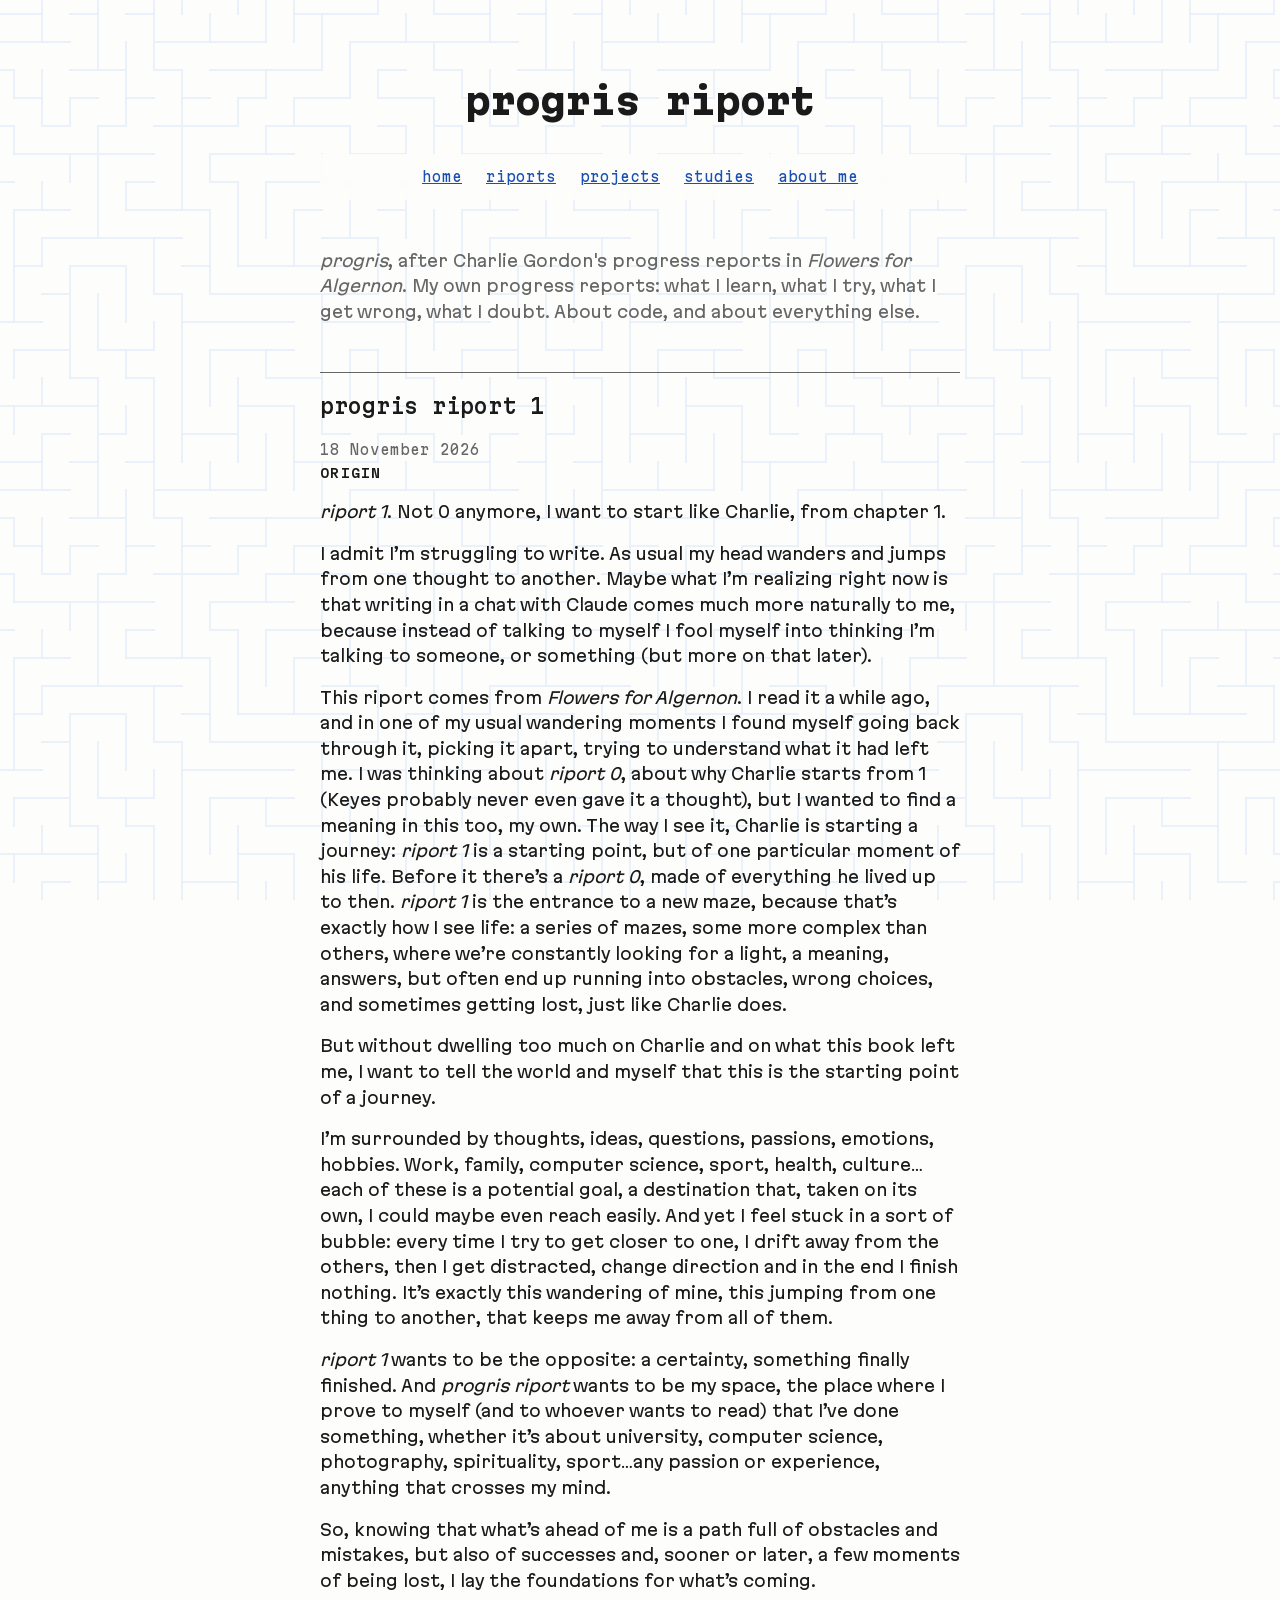
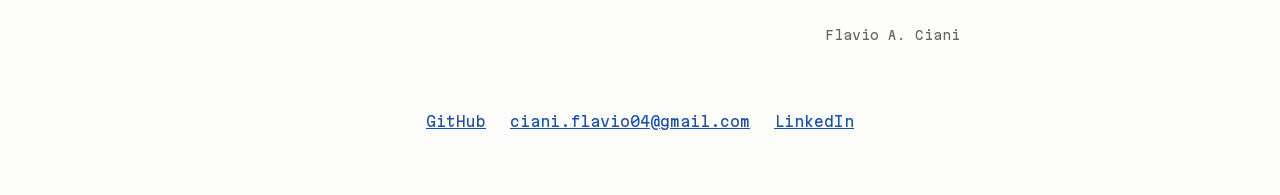
<file: index.html>
<!DOCTYPE html>
<html lang="en">
    <head>
        <meta charset="utf-8">
        <meta name="viewport" content="width=device-width, initial-scale=1">
        <title>progris riport · Flavio Angelo Ciani</title>
        <meta name="description" content="progris riport: the progress reports of Flavio Angelo Ciani. Thoughts, studies, projects and doubts, about code and about everything else.">
        <meta name="author" content="Flavio Angelo Ciani">
        <link rel="canonical" href="https://progrisriport.com/">
        <link rel="icon" href="/icon.svg" type="image/svg+xml">
        <link rel="icon" href="/icon.png" type="image/png">
        <link rel="apple-touch-icon" href="/apple-touch-icon.png">
        <meta property="og:type" content="website">
        <meta property="og:site_name" content="progris riport">
        <meta property="og:title" content="progris riport · Flavio Angelo Ciani">
        <meta property="og:description" content="progris riport: the progress reports of Flavio Angelo Ciani. Thoughts, studies, projects and doubts, about code and about everything else.">
        <meta property="og:url" content="https://progrisriport.com/">
        <meta property="og:image" content="https://progrisriport.com/icon.png">
        <link rel="stylesheet" href="/style.css">
        <script type="application/ld+json">
        {
            "@context": "https://schema.org",
            "@graph": [
                {
                    "@type": "Person",
                    "@id": "https://progrisriport.com/#flavio",
                    "name": "Flavio Angelo Ciani",
                    "alternateName": [
                        "Flavio Ciani",
                        "progris"
                    ],
                    "url": "https://progrisriport.com/",
                    "sameAs": [
                        "https://github.com/progrisriport",
                        "https://www.linkedin.com/in/flavio-angelo-ciani-4a2621354"
                    ]
                },
                {
                    "@type": "WebSite",
                    "@id": "https://progrisriport.com/#site",
                    "name": "progris riport",
                    "url": "https://progrisriport.com/",
                    "author": {
                        "@id": "https://progrisriport.com/#flavio"
                    }
                }
            ]
        }
        </script>
    </head>
    <body>
        <header>
            <h1><a href="/">progris riport</a></h1>
        </header>
        <nav>
            <ul>
                <li><a href="/">home</a></li>
                <li><a href="/riports/">riports</a></li>
                <li><a href="/projects/">projects</a></li>
                <li><a href="/studies/">studies</a></li>
                <li><a href="/about/">about me</a></li>
            </ul>
        </nav>

        <main>
            <p class="intro"><em>progris</em>, after Charlie Gordon's progress reports in <cite>Flowers for Algernon</cite>. My own progress reports: what I learn, what I try, what I get wrong, what I doubt. About code, and about everything else.</p>

            <article id="riport-1" class="origin">
                <header>
                    <h2><a href="/riports/1/">progris riport 1</a></h2>
                    <time datetime="2026-11-18">18 November 2026</time>
                    <p class="label">origin</p>
                </header>

                <p><em>riport 1</em>. Not 0 anymore, I want to start like Charlie, from chapter 1.</p>
                <p>I admit I’m struggling to write. As usual my head wanders and jumps from one thought to another. Maybe what I’m realizing right now is that writing in a chat with Claude comes much more naturally to me, because instead of talking to myself I fool myself into thinking I’m talking to someone, or something (but more on that later).</p>
                <p>This riport comes from <em>Flowers for Algernon</em>. I read it a while ago, and in one of my usual wandering moments I found myself going back through it, picking it apart, trying to understand what it had left me. I was thinking about <em>riport 0</em>, about why Charlie starts from 1 (Keyes probably never even gave it a thought), but I wanted to find a meaning in this too, my own. The way I see it, Charlie is starting a journey: <em>riport 1</em> is a starting point, but of one particular moment of his life. Before it there’s a <em>riport 0</em>, made of everything he lived up to then. <em>riport 1</em> is the entrance to a new maze, because that’s exactly how I see life: a series of mazes, some more complex than others, where we’re constantly looking for a light, a meaning, answers, but often end up running into obstacles, wrong choices, and sometimes getting lost, just like Charlie does.</p>
                <p>But without dwelling too much on Charlie and on what this book left me, I want to tell the world and myself that this is the starting point of a journey.</p>
                <p>I’m surrounded by thoughts, ideas, questions, passions, emotions, hobbies. Work, family, computer science, sport, health, culture…each of these is a potential goal, a destination that, taken on its own, I could maybe even reach easily. And yet I feel stuck in a sort of bubble: every time I try to get closer to one, I drift away from the others, then I get distracted, change direction and in the end I finish nothing. It’s exactly this wandering of mine, this jumping from one thing to another, that keeps me away from all of them.</p>
                <p><em>riport 1</em> wants to be the opposite: a certainty, something finally finished. And <em>progris riport</em> wants to be my space, the place where I prove to myself (and to whoever wants to read) that I’ve done something, whether it’s about university, computer science, photography, spirituality, sport…any passion or experience, anything that crosses my mind.</p>
                <p>So, knowing that what’s ahead of me is a path full of obstacles and mistakes, but also of successes and, sooner or later, a few moments of being lost, I lay the foundations for what’s coming.</p>
                <p class="signature">Flavio A. Ciani</p>
            </article>
        </main>

        <footer>
            <ul>
                <li><a href="https://github.com/progrisriport">GitHub</a></li>
                <li><a href="mailto:ciani.flavio04@gmail.com">ciani.flavio04@gmail.com</a></li>
                <li><a href="https://www.linkedin.com/in/flavio-angelo-ciani-4a2621354">LinkedIn</a></li>
            </ul>
        </footer>
    </body>
</html>
</file>
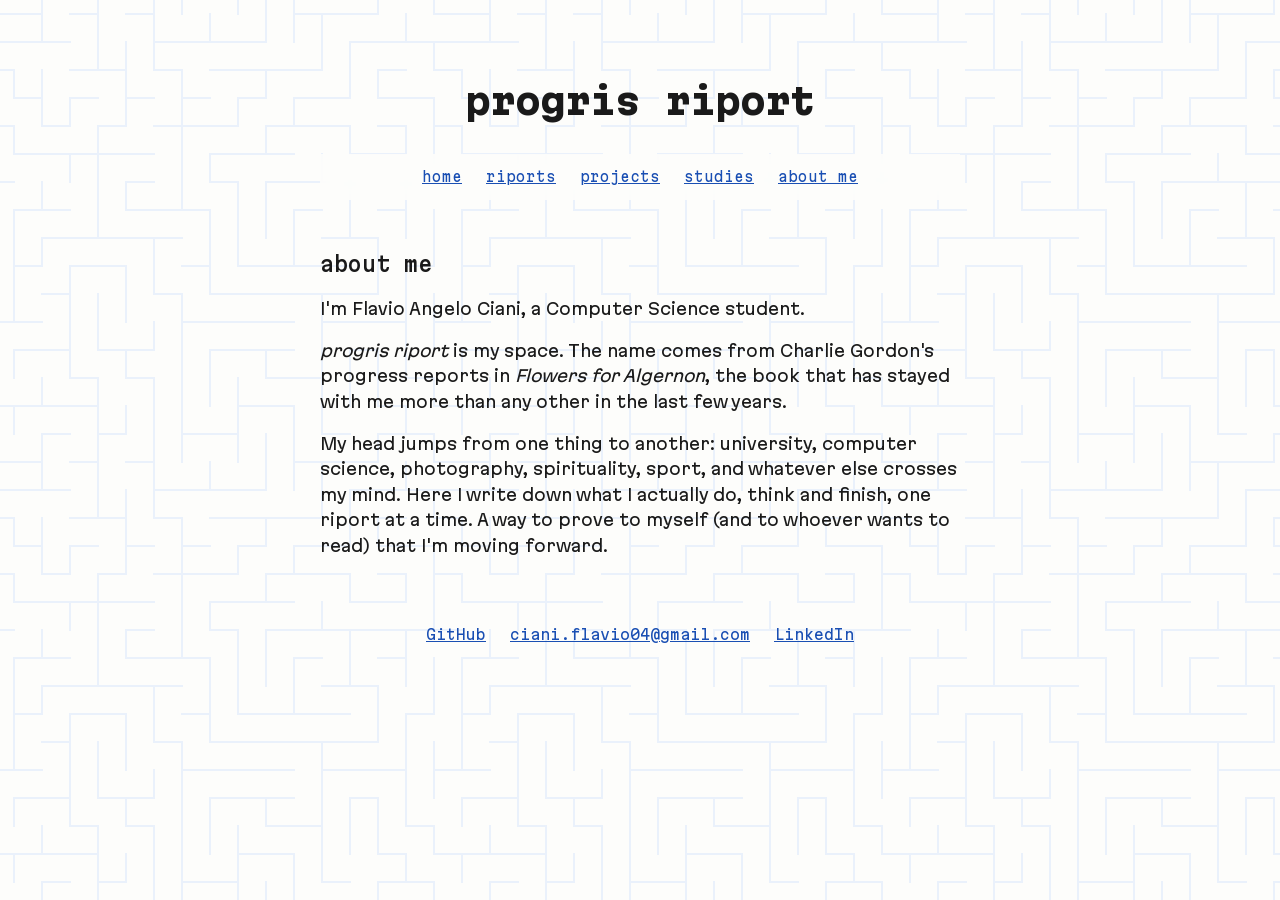
<file: about/index.html>
<!DOCTYPE html>
<html lang="en">
    <head>
        <meta charset="utf-8">
        <meta name="viewport" content="width=device-width, initial-scale=1">
        <title>about me · progris riport</title>
        <meta name="description" content="About Flavio Angelo Ciani (progris).">
        <meta name="author" content="Flavio Angelo Ciani">
        <link rel="canonical" href="https://progrisriport.com/about/">
        <link rel="icon" href="/icon.svg" type="image/svg+xml">
        <link rel="icon" href="/icon.png" type="image/png">
        <link rel="apple-touch-icon" href="/apple-touch-icon.png">
        <meta property="og:type" content="website">
        <meta property="og:site_name" content="progris riport">
        <meta property="og:title" content="about me · progris riport">
        <meta property="og:description" content="About Flavio Angelo Ciani (progris).">
        <meta property="og:url" content="https://progrisriport.com/about/">
        <meta property="og:image" content="https://progrisriport.com/icon.png">
        <link rel="stylesheet" href="/style.css">
    </head>
    <body>
        <header>
            <h1><a href="/">progris riport</a></h1>
        </header>
        <nav>
            <ul>
                <li><a href="/">home</a></li>
                <li><a href="/riports/">riports</a></li>
                <li><a href="/projects/">projects</a></li>
                <li><a href="/studies/">studies</a></li>
                <li><a href="/about/">about me</a></li>
            </ul>
        </nav>

        <main>
            <h2>about me</h2>
            <p>I'm Flavio Angelo Ciani, a Computer Science student.</p>
            <p><em>progris riport</em> is my space. The name comes from Charlie Gordon's progress reports in <cite>Flowers for Algernon</cite>, the book that has stayed with me more than any other in the last few years.</p>
            <p>My head jumps from one thing to another: university, computer science, photography, spirituality, sport, and whatever else crosses my mind. Here I write down what I actually do, think and finish, one riport at a time. A way to prove to myself (and to whoever wants to read) that I'm moving forward.</p>
        </main>

        <footer>
            <ul>
                <li><a href="https://github.com/progrisriport">GitHub</a></li>
                <li><a href="mailto:ciani.flavio04@gmail.com">ciani.flavio04@gmail.com</a></li>
                <li><a href="https://www.linkedin.com/in/flavio-angelo-ciani-4a2621354">LinkedIn</a></li>
            </ul>
        </footer>
    </body>
</html>
</file>
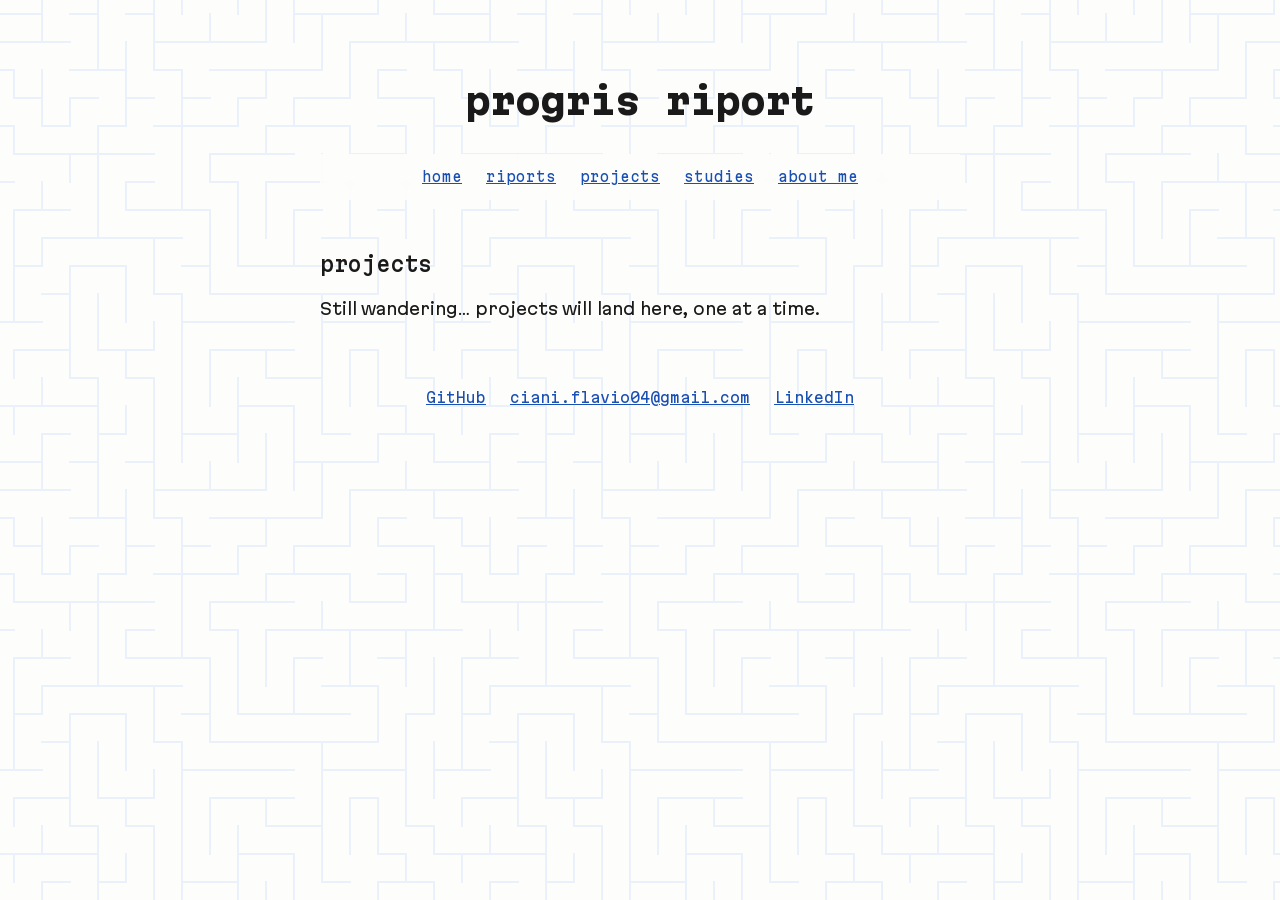
<file: projects/index.html>
<!DOCTYPE html>
<html lang="en">
    <head>
        <meta charset="utf-8">
        <meta name="viewport" content="width=device-width, initial-scale=1">
        <title>projects · progris riport</title>
        <meta name="description" content="Projects by Flavio Angelo Ciani (progris).">
        <meta name="author" content="Flavio Angelo Ciani">
        <link rel="canonical" href="https://progrisriport.com/projects/">
        <link rel="icon" href="/icon.svg" type="image/svg+xml">
        <link rel="icon" href="/icon.png" type="image/png">
        <link rel="apple-touch-icon" href="/apple-touch-icon.png">
        <meta property="og:type" content="website">
        <meta property="og:site_name" content="progris riport">
        <meta property="og:title" content="projects · progris riport">
        <meta property="og:description" content="Projects by Flavio Angelo Ciani (progris).">
        <meta property="og:url" content="https://progrisriport.com/projects/">
        <meta property="og:image" content="https://progrisriport.com/icon.png">
        <link rel="stylesheet" href="/style.css">
    </head>
    <body>
        <header>
            <h1><a href="/">progris riport</a></h1>
        </header>
        <nav>
            <ul>
                <li><a href="/">home</a></li>
                <li><a href="/riports/">riports</a></li>
                <li><a href="/projects/">projects</a></li>
                <li><a href="/studies/">studies</a></li>
                <li><a href="/about/">about me</a></li>
            </ul>
        </nav>

        <main>
            <h2>projects</h2>
            <p>Still wandering… projects will land here, one at a time.</p>
        </main>

        <footer>
            <ul>
                <li><a href="https://github.com/progrisriport">GitHub</a></li>
                <li><a href="mailto:ciani.flavio04@gmail.com">ciani.flavio04@gmail.com</a></li>
                <li><a href="https://www.linkedin.com/in/flavio-angelo-ciani-4a2621354">LinkedIn</a></li>
            </ul>
        </footer>
    </body>
</html>
</file>
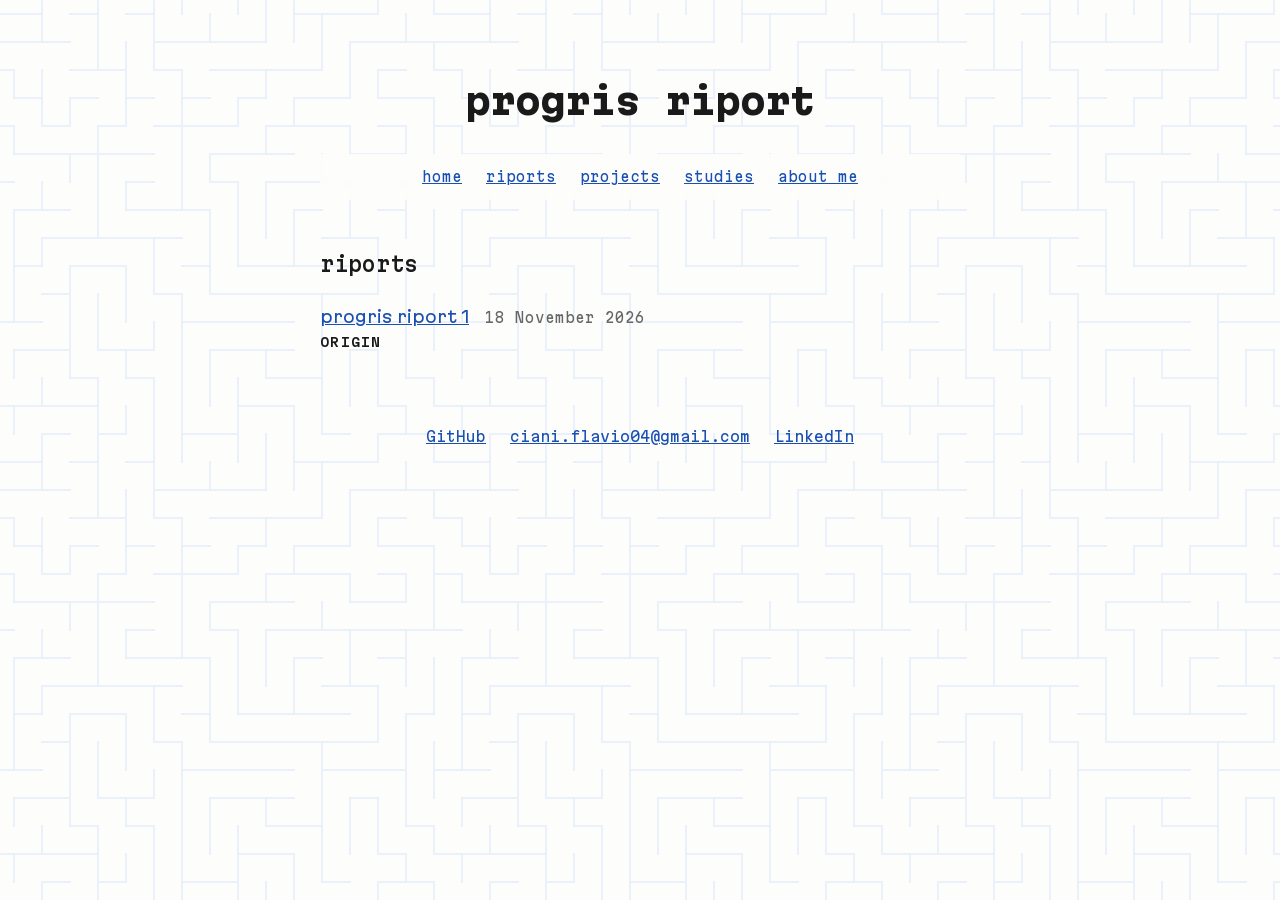
<file: riports/index.html>
<!DOCTYPE html>
<html lang="en">
    <head>
        <meta charset="utf-8">
        <meta name="viewport" content="width=device-width, initial-scale=1">
        <title>riports · progris riport</title>
        <meta name="description" content="All the progris riports by Flavio Angelo Ciani.">
        <meta name="author" content="Flavio Angelo Ciani">
        <link rel="canonical" href="https://progrisriport.com/riports/">
        <link rel="icon" href="/icon.svg" type="image/svg+xml">
        <link rel="icon" href="/icon.png" type="image/png">
        <link rel="apple-touch-icon" href="/apple-touch-icon.png">
        <meta property="og:type" content="website">
        <meta property="og:site_name" content="progris riport">
        <meta property="og:title" content="riports · progris riport">
        <meta property="og:description" content="All the progris riports by Flavio Angelo Ciani.">
        <meta property="og:url" content="https://progrisriport.com/riports/">
        <meta property="og:image" content="https://progrisriport.com/icon.png">
        <link rel="stylesheet" href="/style.css">
    </head>
    <body>
        <header>
            <h1><a href="/">progris riport</a></h1>
        </header>
        <nav>
            <ul>
                <li><a href="/">home</a></li>
                <li><a href="/riports/">riports</a></li>
                <li><a href="/projects/">projects</a></li>
                <li><a href="/studies/">studies</a></li>
                <li><a href="/about/">about me</a></li>
            </ul>
        </nav>

        <main>
            <h2>riports</h2>
            <ol class="riport-list" reversed>
                <li class="origin">
                    <div class="row">
                        <a href="/riports/1/">progris riport 1</a>
                        <time datetime="2026-11-18">18 November 2026</time>
                    </div>
                    <p class="label">origin</p>
                </li>
            </ol>
        </main>

        <footer>
            <ul>
                <li><a href="https://github.com/progrisriport">GitHub</a></li>
                <li><a href="mailto:ciani.flavio04@gmail.com">ciani.flavio04@gmail.com</a></li>
                <li><a href="https://www.linkedin.com/in/flavio-angelo-ciani-4a2621354">LinkedIn</a></li>
            </ul>
        </footer>
    </body>
</html>
</file>
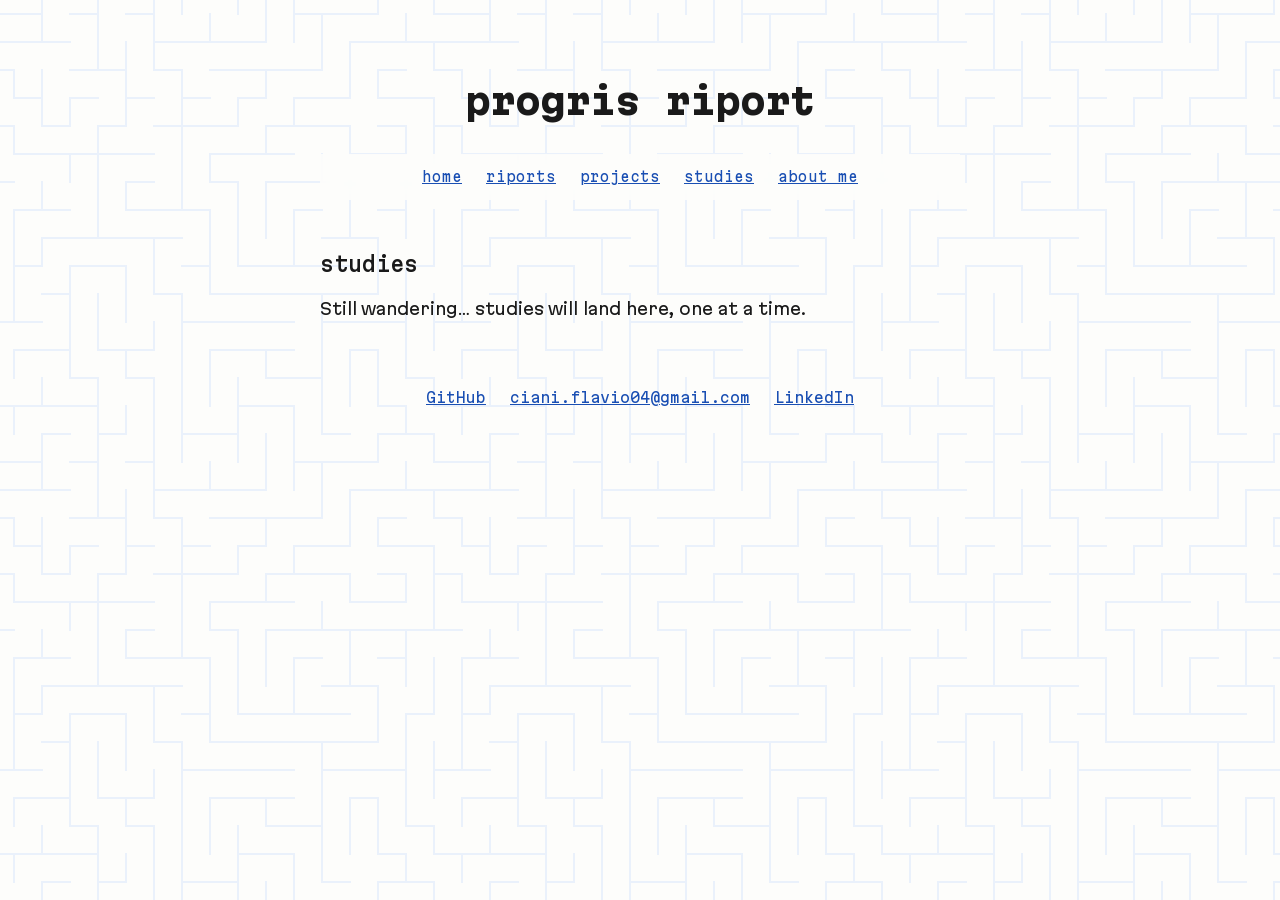
<file: studies/index.html>
<!DOCTYPE html>
<html lang="en">
    <head>
        <meta charset="utf-8">
        <meta name="viewport" content="width=device-width, initial-scale=1">
        <title>studies · progris riport</title>
        <meta name="description" content="Studies and papers by Flavio Angelo Ciani (progris).">
        <meta name="author" content="Flavio Angelo Ciani">
        <link rel="canonical" href="https://progrisriport.com/studies/">
        <link rel="icon" href="/icon.svg" type="image/svg+xml">
        <link rel="icon" href="/icon.png" type="image/png">
        <link rel="apple-touch-icon" href="/apple-touch-icon.png">
        <meta property="og:type" content="website">
        <meta property="og:site_name" content="progris riport">
        <meta property="og:title" content="studies · progris riport">
        <meta property="og:description" content="Studies and papers by Flavio Angelo Ciani (progris).">
        <meta property="og:url" content="https://progrisriport.com/studies/">
        <meta property="og:image" content="https://progrisriport.com/icon.png">
        <link rel="stylesheet" href="/style.css">
    </head>
    <body>
        <header>
            <h1><a href="/">progris riport</a></h1>
        </header>
        <nav>
            <ul>
                <li><a href="/">home</a></li>
                <li><a href="/riports/">riports</a></li>
                <li><a href="/projects/">projects</a></li>
                <li><a href="/studies/">studies</a></li>
                <li><a href="/about/">about me</a></li>
            </ul>
        </nav>

        <main>
            <h2>studies</h2>
            <p>Still wandering… studies will land here, one at a time.</p>
        </main>

        <footer>
            <ul>
                <li><a href="https://github.com/progrisriport">GitHub</a></li>
                <li><a href="mailto:ciani.flavio04@gmail.com">ciani.flavio04@gmail.com</a></li>
                <li><a href="https://www.linkedin.com/in/flavio-angelo-ciani-4a2621354">LinkedIn</a></li>
            </ul>
        </footer>
    </body>
</html>
</file>
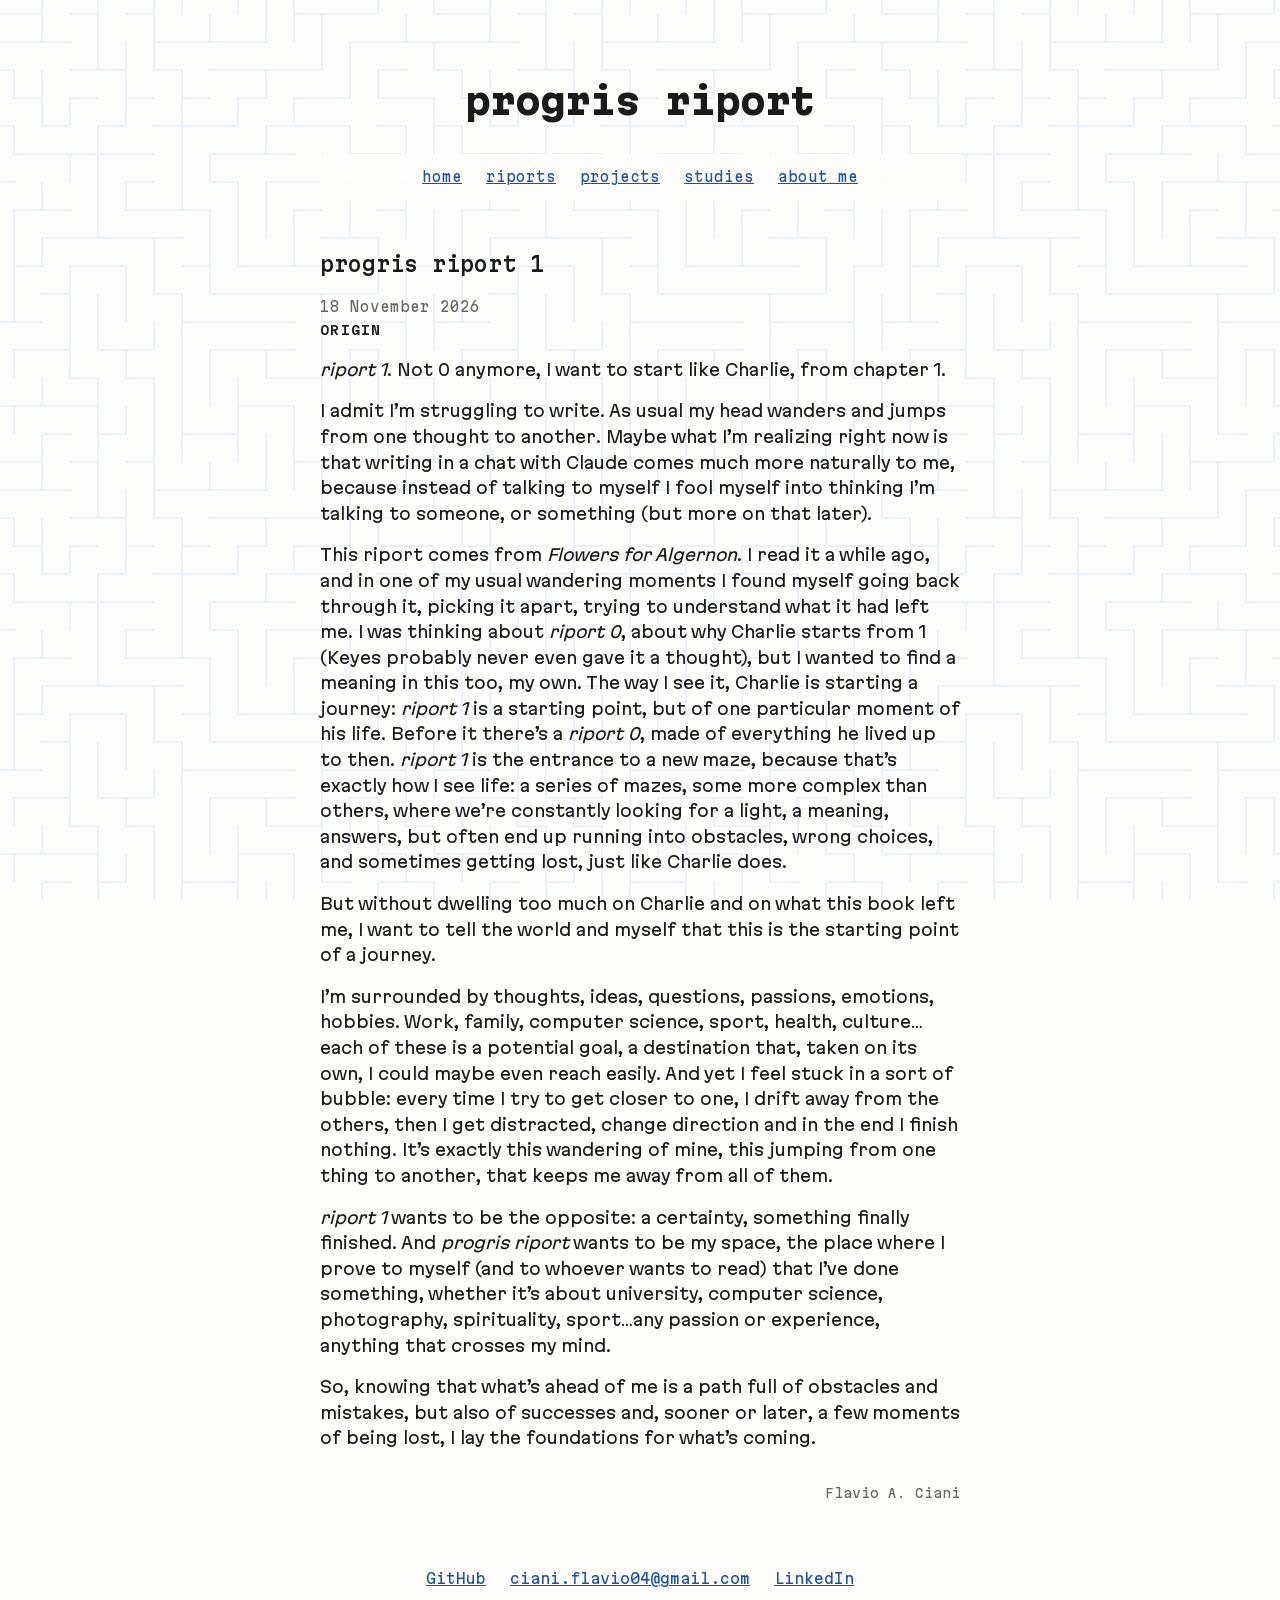
<file: riports/1/index.html>
<!DOCTYPE html>
<html lang="en">
    <head>
        <meta charset="utf-8">
        <meta name="viewport" content="width=device-width, initial-scale=1">
        <title>progris riport 1 · progris riport</title>
        <meta name="description" content="progris riport 1, 18 November 2026. By Flavio Angelo Ciani.">
        <meta name="author" content="Flavio Angelo Ciani">
        <link rel="canonical" href="https://progrisriport.com/riports/1/">
        <link rel="icon" href="/icon.svg" type="image/svg+xml">
        <link rel="icon" href="/icon.png" type="image/png">
        <link rel="apple-touch-icon" href="/apple-touch-icon.png">
        <meta property="og:type" content="website">
        <meta property="og:site_name" content="progris riport">
        <meta property="og:title" content="progris riport 1 · progris riport">
        <meta property="og:description" content="progris riport 1, 18 November 2026. By Flavio Angelo Ciani.">
        <meta property="og:url" content="https://progrisriport.com/riports/1/">
        <meta property="og:image" content="https://progrisriport.com/icon.png">
        <link rel="stylesheet" href="/style.css">
    </head>
    <body>
        <header>
            <h1><a href="/">progris riport</a></h1>
        </header>
        <nav>
            <ul>
                <li><a href="/">home</a></li>
                <li><a href="/riports/">riports</a></li>
                <li><a href="/projects/">projects</a></li>
                <li><a href="/studies/">studies</a></li>
                <li><a href="/about/">about me</a></li>
            </ul>
        </nav>

        <main>
            <article id="riport-1">
                <header>
                    <h2>progris riport 1</h2>
                    <time datetime="2026-11-18">18 November 2026</time>
                    <p class="label">origin</p>
                </header>

                <p><em>riport 1</em>. Not 0 anymore, I want to start like Charlie, from chapter 1.</p>
                <p>I admit I’m struggling to write. As usual my head wanders and jumps from one thought to another. Maybe what I’m realizing right now is that writing in a chat with Claude comes much more naturally to me, because instead of talking to myself I fool myself into thinking I’m talking to someone, or something (but more on that later).</p>
                <p>This riport comes from <em>Flowers for Algernon</em>. I read it a while ago, and in one of my usual wandering moments I found myself going back through it, picking it apart, trying to understand what it had left me. I was thinking about <em>riport 0</em>, about why Charlie starts from 1 (Keyes probably never even gave it a thought), but I wanted to find a meaning in this too, my own. The way I see it, Charlie is starting a journey: <em>riport 1</em> is a starting point, but of one particular moment of his life. Before it there’s a <em>riport 0</em>, made of everything he lived up to then. <em>riport 1</em> is the entrance to a new maze, because that’s exactly how I see life: a series of mazes, some more complex than others, where we’re constantly looking for a light, a meaning, answers, but often end up running into obstacles, wrong choices, and sometimes getting lost, just like Charlie does.</p>
                <p>But without dwelling too much on Charlie and on what this book left me, I want to tell the world and myself that this is the starting point of a journey.</p>
                <p>I’m surrounded by thoughts, ideas, questions, passions, emotions, hobbies. Work, family, computer science, sport, health, culture…each of these is a potential goal, a destination that, taken on its own, I could maybe even reach easily. And yet I feel stuck in a sort of bubble: every time I try to get closer to one, I drift away from the others, then I get distracted, change direction and in the end I finish nothing. It’s exactly this wandering of mine, this jumping from one thing to another, that keeps me away from all of them.</p>
                <p><em>riport 1</em> wants to be the opposite: a certainty, something finally finished. And <em>progris riport</em> wants to be my space, the place where I prove to myself (and to whoever wants to read) that I’ve done something, whether it’s about university, computer science, photography, spirituality, sport…any passion or experience, anything that crosses my mind.</p>
                <p>So, knowing that what’s ahead of me is a path full of obstacles and mistakes, but also of successes and, sooner or later, a few moments of being lost, I lay the foundations for what’s coming.</p>
                <p class="signature">Flavio A. Ciani</p>
            </article>
        </main>

        <footer>
            <ul>
                <li><a href="https://github.com/progrisriport">GitHub</a></li>
                <li><a href="mailto:ciani.flavio04@gmail.com">ciani.flavio04@gmail.com</a></li>
                <li><a href="https://www.linkedin.com/in/flavio-angelo-ciani-4a2621354">LinkedIn</a></li>
            </ul>
        </footer>
    </body>
</html>
</file>
<file: style.css>
/* progris riport · style.css
   Poor, simple, personal. */

/* Fonts: Martian Mono + Martian Grotesk (SIL OFL, see fonts/OFL-*.txt).
   Variable fonts: one file each, every weight and width. */
@font-face {
    font-family: "Martian Mono";
    src: url("/fonts/MartianMonoVF.woff2") format("woff2");
    font-weight: 100 800;
    font-stretch: 75% 112.5%;
    font-display: swap;
}

@font-face {
    font-family: "Martian Grotesk";
    src: url("/fonts/MartianGroteskVF.woff2") format("woff2");
    font-weight: 100 900;
    font-stretch: 75% 150%;
    font-display: swap;
}

/* Tokens: change values here, not in the rules below. */
:root {
    --mono: "Martian Mono", ui-monospace, monospace;
    --sans: "Martian Grotesk", system-ui, sans-serif;
    --text: #1a1a1a;
    --muted: #666;
    --link: #1a4fb3;
    --bg: #fdfdfb;
    --measure: 40rem;   /* max line length: comfortable for reading */
}

/* Page: one centered column */
body {
    max-width: var(--measure);
    margin: 0 auto;
    padding: 3rem 1rem;
    color: var(--text);
    /* faint maze watermark: a seamless tile, see maze.svg */
    background: var(--bg) url("/maze.svg") repeat fixed;
    font-family: var(--sans);   /* long text: readable */
    line-height: 1.6;
}

/* The "typed" parts: title, nav, headings, dates, footer */
h1, h2, h3, nav, time, body > footer {
    font-family: var(--mono);
}

h1 {
    font-size: 2.25rem;
    font-weight: 800;   /* boldest Martian Mono weight */
}

h2 {
    font-size: 1.25rem;
    font-weight: 500;
}

time,
nav {
    font-size: 0.85rem;
}

a {
    color: var(--link);
}

/* Lists used as rows of links: no bullets, items side by side */
nav ul,
body > footer ul {
    list-style: none;
    padding: 0;
    display: flex;
    flex-wrap: wrap;
    justify-content: center;
    gap: 1.5rem;
}

/* Site header: title centered */
body > header {
    text-align: center;
}

/* Nav: stays pinned to the top while the page scrolls.
   Slightly see-through, the maze shows blurred underneath. */
body > nav {
    position: sticky;
    top: 0;
    z-index: 1;
    margin-bottom: 3rem;
    padding: 0.75rem 0;
    background: rgb(253 253 251 / 0.85);
    -webkit-backdrop-filter: blur(6px);
    backdrop-filter: blur(6px);
}

body > nav ul {
    margin: 0;
}

body > header h1 a {
    color: inherit;
    text-decoration: none;
}

/* Home intro: what the name means, set apart from the riports below */
.intro {
    color: var(--muted);
    margin-bottom: 3rem;
}

/* Riport: date in a quieter tone */
article time,
.riport-list time {
    color: var(--muted);
}

/* Site footer: links at the bottom, centered and quiet */
body > footer {
    margin-top: 4rem;
    font-size: 0.9rem;
}

/* Origin: riport #0 always closes the home, set apart by a rule */
.origin {
    border-top: 1px solid var(--muted);
    margin-top: 3rem;
}

.label {
    font-family: var(--mono);
    font-size: 0.75rem;
    color: var(--muted);
    text-transform: uppercase;
    letter-spacing: 0.1em;
}

/* Riport title on the home links to its own page: keep it looking like a title */
article h2 a {
    color: inherit;
    text-decoration: none;
}

article h2 a:hover {
    text-decoration: underline;
}

/* Riport signature: small, bottom right, like signing a letter */
article .signature {
    font-family: var(--mono);
    font-size: 0.8rem;
    color: var(--muted);
    text-align: right;
    margin-top: 2rem;
}

/* Riport footer: where it leads (a project, a study) */
article .related {
    font-family: var(--mono);
    font-size: 0.85rem;
}

/* Riports list: one row per riport, newest first */
.riport-list {
    list-style: none;
    padding: 0;
}

.riport-list li {
    padding: 0.5rem 0;
}

/* Link and date side by side, subtitle on its own line below */
.riport-list .row {
    display: flex;
    flex-wrap: wrap;
    gap: 0 1rem;
    align-items: baseline;
}

.riport-list .label,
article header .label {
    margin: 0.15rem 0 0;
    font-size: 0.8rem;
    font-weight: 600;
    color: var(--text);   /* the riport's name: stronger than the date */
}

/* Riport header: title, then date, then subtitle, stacked */
article header time {
    display: block;
}

.riport-list li.origin {
    margin-top: 0;
    border-top: none;
}
</file>
